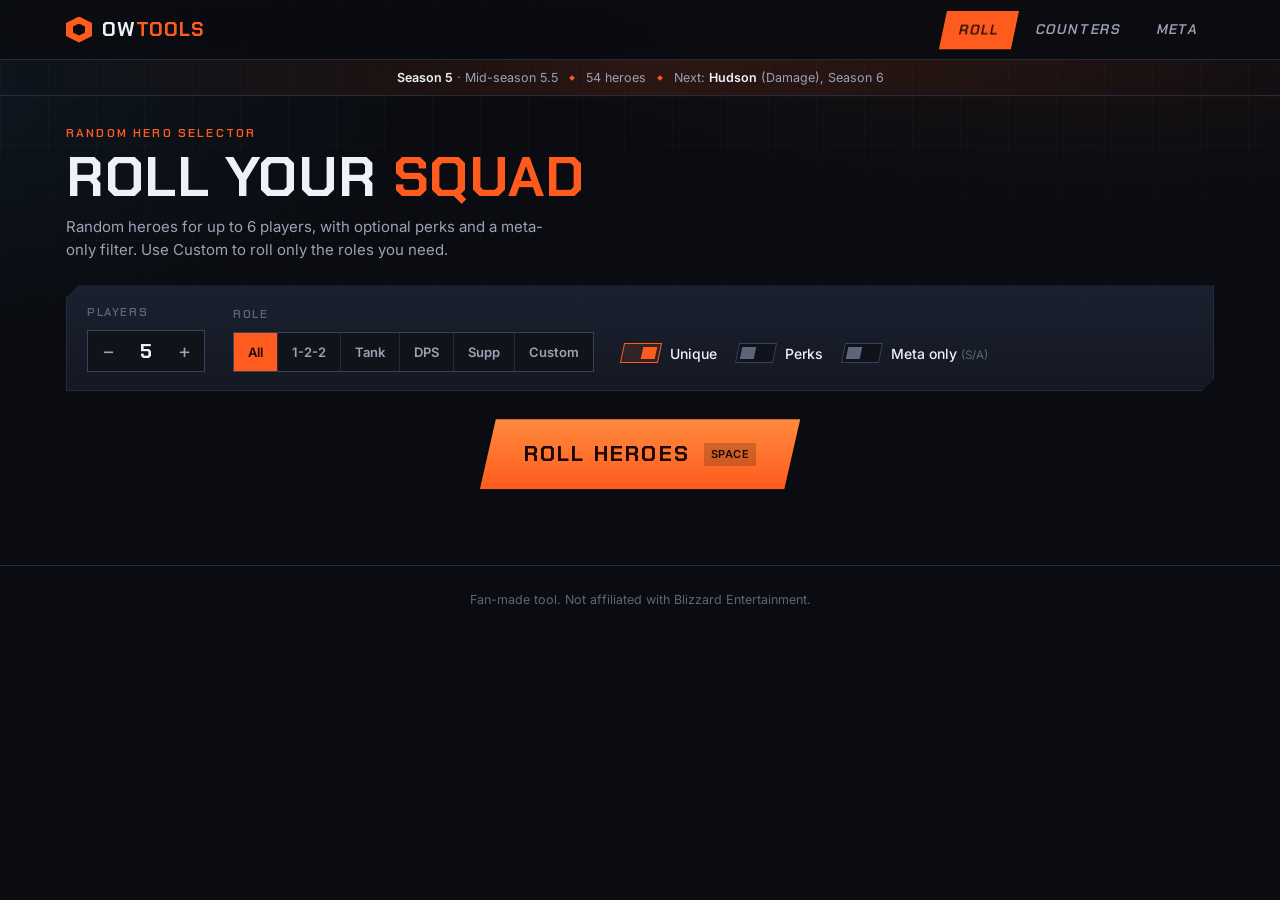
<file: index.html>
<!DOCTYPE html>
<html lang="en">
<head>
  <meta charset="UTF-8" />
  <meta name="viewport" content="width=device-width, initial-scale=1.0" />
  <meta name="theme-color" content="#0a0c11" />
  <title>OW Hero Tools</title>
  <meta name="description" content="Random hero roller, counter guide and current meta tier list for Overwatch." />
  <link rel="preconnect" href="https://fonts.googleapis.com" />
  <link rel="preconnect" href="https://fonts.gstatic.com" crossorigin />
  <link href="https://fonts.googleapis.com/css2?family=Chakra+Petch:wght@500;600;700&family=Inter:wght@400;500;600;700&display=swap" rel="stylesheet" />
  <link rel="stylesheet" href="style.css" />
</head>
<body>

  <header class="site-header">
    <div class="header-inner">
      <a href="#selector" class="logo" data-page="selector">
        <span class="logo-mark" aria-hidden="true"></span>
        <span class="logo-text">OW<b>TOOLS</b></span>
      </a>
      <nav class="main-nav" aria-label="Main navigation">
        <button class="nav-btn" data-page="selector">Roll</button>
        <button class="nav-btn" data-page="counters">Counters</button>
        <button class="nav-btn" data-page="meta">Meta</button>
      </nav>
    </div>
  </header>

  <div class="season-strip" id="season-strip" role="note"></div>

  <main id="main-content">

    <!-- ROLL -->
    <section id="page-selector" class="page" aria-labelledby="t-selector">
      <div class="page-head">
        <p class="eyebrow">Random hero selector</p>
        <h1 id="t-selector" class="page-title">Roll your <em>squad</em></h1>
        <p class="page-sub">Random heroes for up to 6 players, with optional perks and a meta-only filter. Use Custom to roll only the roles you need.</p>
      </div>

      <div class="panel controls">
        <div class="control" id="players-control">
          <span class="control-label" id="lbl-players">Players</span>
          <div class="stepper" role="group" aria-labelledby="lbl-players">
            <button class="stepper-btn" id="dec-players" aria-label="Fewer players">−</button>
            <output class="stepper-val" id="player-count" aria-live="polite">5</output>
            <button class="stepper-btn" id="inc-players" aria-label="More players">+</button>
          </div>
        </div>

        <div class="control">
          <span class="control-label" id="lbl-role">Role</span>
          <div class="seg" role="radiogroup" aria-labelledby="lbl-role" id="role-seg">
            <button role="radio" data-role="all" aria-checked="true">All</button>
            <button role="radio" data-role="5v5" aria-checked="false" title="1 Tank, 2 Damage, 2 Support">1-2-2</button>
            <button role="radio" data-role="Tank" aria-checked="false">Tank</button>
            <button role="radio" data-role="Damage" aria-checked="false">DPS</button>
            <button role="radio" data-role="Support" aria-checked="false">Supp</button>
            <button role="radio" data-role="custom" aria-checked="false" title="Choose how many of each role to roll">Custom</button>
          </div>
        </div>

        <div class="control custom-roles" id="custom-roles" hidden>
          <span class="control-label" id="lbl-custom">Slots to roll <span class="custom-total" id="custom-total"></span></span>
          <div class="role-steppers" role="group" aria-labelledby="lbl-custom">
            <div class="role-stepper role-tank" data-slot="Tank">
              <span class="rs-name">Tank</span>
              <div class="stepper">
                <button class="stepper-btn" data-step="-1" aria-label="Fewer Tank slots">−</button>
                <output class="stepper-val" aria-live="polite">1</output>
                <button class="stepper-btn" data-step="1" aria-label="More Tank slots">+</button>
              </div>
            </div>
            <div class="role-stepper role-damage" data-slot="Damage">
              <span class="rs-name">DPS</span>
              <div class="stepper">
                <button class="stepper-btn" data-step="-1" aria-label="Fewer DPS slots">−</button>
                <output class="stepper-val" aria-live="polite">2</output>
                <button class="stepper-btn" data-step="1" aria-label="More DPS slots">+</button>
              </div>
            </div>
            <div class="role-stepper role-support" data-slot="Support">
              <span class="rs-name">Support</span>
              <div class="stepper">
                <button class="stepper-btn" data-step="-1" aria-label="Fewer Support slots">−</button>
                <output class="stepper-val" aria-live="polite">2</output>
                <button class="stepper-btn" data-step="1" aria-label="More Support slots">+</button>
              </div>
            </div>
            <div class="role-stepper role-any" data-slot="all" title="Any role">
              <span class="rs-name">Any</span>
              <div class="stepper">
                <button class="stepper-btn" data-step="-1" aria-label="Fewer any-role slots">−</button>
                <output class="stepper-val" aria-live="polite">0</output>
                <button class="stepper-btn" data-step="1" aria-label="More any-role slots">+</button>
              </div>
            </div>
          </div>
        </div>

        <div class="control toggles">
          <label class="switch"><input type="checkbox" id="unique-toggle" checked /><span class="track"></span><span>Unique</span></label>
          <label class="switch"><input type="checkbox" id="perks-toggle" /><span class="track"></span><span>Perks</span></label>
          <label class="switch"><input type="checkbox" id="meta-toggle" /><span class="track"></span><span>Meta only <small>(S/A)</small></span></label>
        </div>
      </div>

      <div class="roll-wrap">
        <button class="roll-btn" id="roll-btn">
          <span>Roll heroes</span>
          <kbd aria-hidden="true">Space</kbd>
        </button>
      </div>

      <div class="results-grid" id="results-grid" aria-live="polite"></div>
    </section>

    <!-- COUNTERS -->
    <section id="page-counters" class="page" aria-labelledby="t-counters">
      <div class="page-head">
        <p class="eyebrow">Matchup guide</p>
        <h1 id="t-counters" class="page-title">Hero <em>counters</em></h1>
        <p class="page-sub">Pick a hero to see who they beat, who beats them, and how to play them.</p>
      </div>

      <div class="filter-bar">
        <div class="search">
          <label class="sr-only" for="hero-search">Search heroes</label>
          <input type="search" id="hero-search" placeholder="Search heroes…" autocomplete="off" />
        </div>
        <div class="seg" role="radiogroup" aria-label="Filter by role" id="counter-seg">
          <button role="radio" data-role="all" aria-checked="true">All</button>
          <button role="radio" data-role="Tank" aria-checked="false">Tank</button>
          <button role="radio" data-role="Damage" aria-checked="false">DPS</button>
          <button role="radio" data-role="Support" aria-checked="false">Supp</button>
        </div>
      </div>

      <div class="counters-layout">
        <ul class="hero-grid" id="counter-hero-grid" aria-label="Heroes"></ul>
        <aside id="counter-detail" class="detail" aria-live="polite">
          <p class="detail-empty">Select a hero to see their matchups.</p>
        </aside>
      </div>
    </section>

    <!-- META -->
    <section id="page-meta" class="page" aria-labelledby="t-meta">
      <div class="page-head">
        <p class="eyebrow" id="meta-eyebrow">Current meta</p>
        <h1 id="t-meta" class="page-title">Tier <em>list</em></h1>
        <p class="page-sub" id="meta-sub"></p>
      </div>
      <div class="meta-cols" id="meta-cols"></div>
      <p class="meta-note" id="meta-note"></p>
    </section>

  </main>

  <footer class="site-footer">
    <p>Fan-made tool. Not affiliated with Blizzard Entertainment.</p>
  </footer>

  <nav class="bottom-nav" aria-label="Mobile navigation">
    <button class="tab-btn" data-page="selector"><span class="tab-ico" aria-hidden="true">🎲</span>Roll</button>
    <button class="tab-btn" data-page="counters"><span class="tab-ico" aria-hidden="true">⚔️</span>Counters</button>
    <button class="tab-btn" data-page="meta"><span class="tab-ico" aria-hidden="true">📊</span>Meta</button>
  </nav>

  <script src="data.js"></script>
  <script src="app.js"></script>
</body>
</html>
</file>
<file: style.css>
/* ============================================================
   OW Hero Tools — style.css  v4
   Angular esports HUD: ink background, cut corners, hot-orange accent
   ============================================================ */

*, *::before, *::after { box-sizing: border-box; margin: 0; padding: 0; }

:root {
  --bg:        #0a0c11;
  --bg-2:      #10131a;
  --panel:     #141822;
  --panel-hi:  #1b2030;
  --line:      #252b3b;
  --line-hi:   #3a4257;

  --text:      #eef1f7;
  --text-2:    #9aa3b5;
  --text-3:    #5d6679;

  --accent:    #ff5b1f;
  --accent-2:  #ff8a3d;
  --accent-ink:#1a0a03;
  --accent-bg: rgba(255, 91, 31, .12);

  --tank:      #4cb4ff;
  --damage:    #ff4d5e;
  --support:   #3ddc97;

  --good:      #3ddc97;
  --bad:       #ff4d5e;

  --t-s: #ff5b1f;
  --t-a: #ffb020;
  --t-b: #e6d34a;
  --t-c: #7fc8a9;
  --t-d: #6b8bb8;
  --t-f: #66708a;

  --cut: 12px;
  --font-d: 'Chakra Petch', system-ui, sans-serif;
  --font:   'Inter', system-ui, -apple-system, sans-serif;
  --ease: cubic-bezier(.2, .9, .3, 1);
  --header-h: 60px;
  --tab-h: 64px;
}

html { color-scheme: dark; -webkit-tap-highlight-color: transparent; scroll-behavior: smooth; }

body {
  font-family: var(--font);
  font-size: 15px;
  line-height: 1.55;
  color: var(--text);
  background:
    radial-gradient(1200px 500px at 85% -10%, rgba(255, 91, 31, .10), transparent 60%),
    radial-gradient(900px 400px at -10% 10%, rgba(76, 180, 255, .07), transparent 60%),
    var(--bg);
  background-attachment: fixed;
  min-height: 100dvh;
  overflow-x: hidden;
}

/* Faint HUD grid */
body::before {
  content: "";
  position: fixed; inset: 0; z-index: -1; pointer-events: none;
  background-image:
    linear-gradient(rgba(255,255,255,.025) 1px, transparent 1px),
    linear-gradient(90deg, rgba(255,255,255,.025) 1px, transparent 1px);
  background-size: 48px 48px;
  mask-image: linear-gradient(to bottom, #000 0%, transparent 70%);
}

a { color: var(--accent-2); }
button { font: inherit; color: inherit; background: none; border: 0; cursor: pointer; }
:focus-visible { outline: 2px solid var(--accent); outline-offset: 2px; }
.sr-only { position: absolute; width: 1px; height: 1px; overflow: hidden; clip: rect(0 0 0 0); white-space: nowrap; }

.cut {
  clip-path: polygon(var(--cut) 0, 100% 0, 100% calc(100% - var(--cut)), calc(100% - var(--cut)) 100%, 0 100%, 0 var(--cut));
}

/* ─── Header ─── */
.site-header {
  position: sticky; top: 0; z-index: 20;
  height: var(--header-h);
  background: rgba(10, 12, 17, .82);
  backdrop-filter: blur(14px);
  border-bottom: 1px solid var(--line);
}
.header-inner {
  max-width: 1180px; height: 100%; margin: 0 auto; padding: 0 16px;
  display: flex; align-items: center; justify-content: space-between; gap: 16px;
}
.logo { display: flex; align-items: center; gap: 10px; text-decoration: none; color: var(--text); }
.logo-mark {
  width: 26px; height: 26px; background: var(--accent);
  clip-path: polygon(50% 0, 100% 25%, 100% 75%, 50% 100%, 0 75%, 0 25%);
  box-shadow: 0 0 18px rgba(255, 91, 31, .6);
  position: relative;
}
.logo-mark::after {
  content: ""; position: absolute; inset: 7px; background: var(--bg);
  clip-path: polygon(50% 0, 100% 25%, 100% 75%, 50% 100%, 0 75%, 0 25%);
}
.logo-text { font-family: var(--font-d); font-weight: 700; font-size: 20px; letter-spacing: .04em; }
.logo-text b { color: var(--accent); font-weight: 700; }

.main-nav { display: flex; gap: 4px; }
.nav-btn {
  font-family: var(--font-d); font-weight: 600; font-size: 14px; letter-spacing: .08em; text-transform: uppercase;
  padding: 8px 16px; color: var(--text-2);
  transform: skewX(-12deg); transition: color .15s, background .15s;
}
.nav-btn:hover { color: var(--text); background: var(--panel); }
.nav-btn[aria-current="page"] { color: var(--accent-ink); background: var(--accent); }

/* ─── Season strip ─── */
.season-strip {
  display: flex; flex-wrap: wrap; align-items: center; justify-content: center; gap: 6px 12px;
  padding: 8px 16px;
  font-size: 12.5px; color: var(--text-2);
  background: linear-gradient(90deg, transparent, var(--accent-bg), transparent);
  border-bottom: 1px solid var(--line);
}
.season-strip b { color: var(--text); font-weight: 600; }
.season-strip .dot { width: 4px; height: 4px; background: var(--accent); transform: rotate(45deg); }

/* ─── Layout ─── */
main { max-width: 1180px; margin: 0 auto; padding: 28px 16px 48px; }
.page { display: none; }
.page.active { display: block; animation: pageIn .35s var(--ease); }
@keyframes pageIn { from { opacity: 0; transform: translateY(8px); } }

.page-head { margin-bottom: 24px; }
.eyebrow {
  font-family: var(--font-d); font-size: 12px; font-weight: 600; letter-spacing: .18em; text-transform: uppercase;
  color: var(--accent); margin-bottom: 6px;
}
.page-title {
  font-family: var(--font-d); font-weight: 700; text-transform: uppercase;
  font-size: clamp(34px, 6vw, 56px); line-height: 1; letter-spacing: .01em;
}
.page-title em { font-style: normal; color: var(--accent); }
.page-sub { color: var(--text-2); margin-top: 10px; max-width: 56ch; }

.panel {
  background: linear-gradient(180deg, var(--panel-hi), var(--panel));
  border: 1px solid var(--line);
  clip-path: polygon(var(--cut) 0, 100% 0, 100% calc(100% - var(--cut)), calc(100% - var(--cut)) 100%, 0 100%, 0 var(--cut));
}

/* ─── Controls ─── */
.controls {
  display: flex; flex-wrap: wrap; align-items: flex-end; gap: 20px 28px;
  padding: 18px 20px;
}
.control { display: flex; flex-direction: column; gap: 8px; }
.control-label {
  font-family: var(--font-d); font-size: 11.5px; font-weight: 600; letter-spacing: .14em; text-transform: uppercase; color: var(--text-3);
}
.stepper { display: flex; align-items: center; border: 1px solid var(--line-hi); background: var(--bg-2); }
.stepper-btn { width: 40px; height: 40px; font-size: 20px; color: var(--text-2); transition: background .15s, color .15s; }
.stepper-btn:hover:not(:disabled) { background: var(--panel-hi); color: var(--accent); }
.stepper-btn:disabled { opacity: .3; cursor: not-allowed; }
.stepper-val { min-width: 36px; text-align: center; font-family: var(--font-d); font-weight: 700; font-size: 20px; }

.seg { display: flex; flex-wrap: wrap; border: 1px solid var(--line-hi); background: var(--bg-2); }
.seg button {
  padding: 9px 14px; font-size: 13px; font-weight: 600; color: var(--text-2);
  border-right: 1px solid var(--line); transition: background .15s, color .15s;
}
.seg button:last-child { border-right: 0; }
.seg button:hover { color: var(--text); background: var(--panel); }
.seg button[aria-checked="true"] { background: var(--accent); color: var(--accent-ink); }

[hidden] { display: none !important; }

/* Custom role slots */
.custom-total { color: var(--text-2); letter-spacing: .06em; }
.role-steppers { display: flex; flex-wrap: wrap; gap: 10px; }
.role-stepper {
  --rc: var(--text-2);
  display: flex; flex-direction: column; gap: 4px;
  padding-left: 8px; border-left: 3px solid var(--rc);
  transition: opacity .15s;
}
.role-stepper.is-zero { opacity: .55; }
.role-any { --rc: var(--accent); }
.rs-name { font-family: var(--font-d); font-size: 11px; font-weight: 700; letter-spacing: .12em; text-transform: uppercase; color: var(--rc); }
.role-stepper .stepper-btn { width: 34px; height: 36px; font-size: 18px; }
.role-stepper .stepper-val { min-width: 28px; font-size: 18px; }

.flex-tag {
  margin-left: 4px; padding: 1px 5px; font-size: 9.5px; letter-spacing: .1em;
  color: var(--accent-2); background: var(--accent-bg); vertical-align: 1px;
}

.toggles { flex-direction: row; flex-wrap: wrap; gap: 16px 20px; padding-bottom: 8px; }
.switch { display: inline-flex; align-items: center; gap: 10px; font-size: 14px; font-weight: 500; cursor: pointer; user-select: none; }
.switch small { color: var(--text-3); font-weight: 400; }
.switch input { position: absolute; opacity: 0; pointer-events: none; }
.switch .track {
  width: 38px; height: 20px; background: var(--bg-2); border: 1px solid var(--line-hi); position: relative;
  transform: skewX(-12deg); transition: background .2s, border-color .2s;
}
.switch .track::after {
  content: ""; position: absolute; top: 3px; left: 3px; width: 14px; height: 12px; background: var(--text-3);
  transition: transform .2s var(--ease), background .2s;
}
.switch input:checked + .track { background: var(--accent-bg); border-color: var(--accent); }
.switch input:checked + .track::after { transform: translateX(16px); background: var(--accent); }
.switch input:focus-visible + .track { outline: 2px solid var(--accent); outline-offset: 2px; }

/* ─── Roll ─── */
.roll-wrap { display: flex; justify-content: center; margin: 28px 0; }
.roll-btn {
  display: inline-flex; align-items: center; gap: 14px;
  padding: 18px 44px;
  font-family: var(--font-d); font-weight: 700; font-size: 22px; letter-spacing: .1em; text-transform: uppercase;
  color: var(--accent-ink); background: linear-gradient(180deg, var(--accent-2), var(--accent));
  clip-path: polygon(16px 0, 100% 0, calc(100% - 16px) 100%, 0 100%);
  box-shadow: 0 10px 40px rgba(255, 91, 31, .35);
  transition: transform .15s var(--ease), filter .15s;
}
.roll-btn:hover { filter: brightness(1.08); transform: translateY(-2px); }
.roll-btn:active { transform: translateY(1px); }
.roll-btn kbd {
  font-family: var(--font); font-size: 11px; font-weight: 600; letter-spacing: .04em;
  padding: 3px 7px; background: rgba(0,0,0,.18); color: var(--accent-ink);
}
.roll-btn.rolling { animation: kick .45s var(--ease); }
@keyframes kick { 30% { transform: scale(.95) rotate(-1deg); } 60% { transform: scale(1.04) rotate(.6deg); } }

.results-grid {
  display: grid; gap: 14px;
  grid-template-columns: repeat(auto-fill, minmax(176px, 1fr));
}
.result-card {
  --rc: var(--accent);
  position: relative;
  display: flex; flex-direction: column; align-items: center; text-align: center; gap: 6px;
  padding: 16px 14px 14px;
  background: linear-gradient(180deg, color-mix(in srgb, var(--rc) 14%, var(--panel-hi)), var(--panel) 60%);
  border: 1px solid var(--line);
  border-top: 3px solid var(--rc);
  clip-path: polygon(0 0, 100% 0, 100% calc(100% - var(--cut)), calc(100% - var(--cut)) 100%, 0 100%);
  animation: cardIn .45s var(--ease) both;
  animation-delay: calc(var(--i) * 70ms);
}
@keyframes cardIn { from { opacity: 0; transform: translateY(14px) scale(.96); } }
.rc-head { width: 100%; display: flex; justify-content: space-between; align-items: center; }
.rc-player { font-family: var(--font-d); font-weight: 700; font-size: 13px; color: var(--text-3); letter-spacing: .1em; }
.rc-icon { font-size: 46px; line-height: 1.2; margin: 4px 0; filter: drop-shadow(0 6px 14px rgba(0,0,0,.5)); }
.rc-name { font-family: var(--font-d); font-weight: 700; font-size: 21px; text-transform: uppercase; line-height: 1.1; }
.rc-link { margin-top: auto; padding-top: 8px; font-size: 12.5px; font-weight: 600; color: var(--text-3); transition: color .15s; }
.rc-link:hover { color: var(--accent); }

.role-label {
  font-family: var(--font-d); font-size: 11px; font-weight: 700; letter-spacing: .14em; text-transform: uppercase;
  color: var(--rc, var(--text-2));
}
.role-tank    { --rc: var(--tank); }
.role-damage  { --rc: var(--damage); }
.role-support { --rc: var(--support); }

.perks { width: 100%; display: flex; flex-direction: column; gap: 6px; margin-top: 8px; text-align: left; }
.perk { display: flex; gap: 8px; align-items: flex-start; font-size: 12.5px; line-height: 1.4; color: var(--text-2); padding: 7px 8px; background: rgba(0,0,0,.22); }
.perk-tag {
  flex-shrink: 0; font-family: var(--font-d); font-size: 10px; font-weight: 700; letter-spacing: .1em; text-transform: uppercase;
  padding: 2px 6px;
}
.perk-tag.minor { background: rgba(76,180,255,.14); color: var(--tank); }
.perk-tag.major { background: var(--accent-bg); color: var(--accent-2); }

.error-msg { grid-column: 1 / -1; text-align: center; color: var(--text-2); padding: 12px; list-style: none; }

/* ─── Ratings ─── */
.ratings { display: grid; gap: 8px; margin-bottom: 16px; padding: 12px 14px; background: rgba(0,0,0,.22); }
.rating { display: flex; align-items: center; justify-content: space-between; gap: 10px; }
.rating-label { font-size: 13px; font-weight: 500; color: var(--text-2); }

.level {
  --lc: var(--text-3);
  min-width: 68px; padding: 3px 8px; text-align: center;
  font-family: var(--font-d); font-size: 12px; font-weight: 700; letter-spacing: .08em; text-transform: uppercase;
  color: var(--lc); background: color-mix(in srgb, var(--lc) 15%, transparent);
  border: 1px solid color-mix(in srgb, var(--lc) 50%, transparent);
  transform: skewX(-10deg);
}
.level-easy   { --lc: #3ddc97; }
.level-medium { --lc: #e6d34a; }
.level-hard   { --lc: #ff8a3d; }
.level-expert { --lc: #ff4d5e; }

.ratings.compact { width: 100%; margin: 6px 0 0; padding: 8px 10px; gap: 5px; }
.ratings.compact .rating-label { font-size: 11px; text-transform: uppercase; letter-spacing: .08em; }
.ratings.compact .level { min-width: 58px; font-size: 10.5px; padding: 2px 6px; }

/* ─── Tier chips ─── */
.tier {
  --tc: var(--t-f);
  display: inline-grid; place-items: center;
  min-width: 22px; height: 20px; padding: 0 5px;
  font-family: var(--font-d); font-weight: 700; font-size: 12px; line-height: 1;
  color: var(--tc); background: color-mix(in srgb, var(--tc) 16%, transparent);
  border: 1px solid color-mix(in srgb, var(--tc) 55%, transparent);
}
.tier-s { --tc: var(--t-s); } .tier-a { --tc: var(--t-a); } .tier-b { --tc: var(--t-b); }
.tier-c { --tc: var(--t-c); } .tier-d { --tc: var(--t-d); } .tier-f { --tc: var(--t-f); }
.tier-lg { min-width: 40px; height: 40px; font-size: 20px; color: var(--accent-ink); background: var(--tc); border: 0; }

/* ─── Counters ─── */
.filter-bar { display: flex; flex-wrap: wrap; gap: 12px; margin-bottom: 18px; }
.search { flex: 1 1 240px; }
.search input {
  width: 100%; height: 42px; padding: 0 14px;
  font: inherit; color: var(--text); background: var(--bg-2);
  border: 1px solid var(--line-hi); outline: none; transition: border-color .15s;
}
.search input:focus { border-color: var(--accent); }
.search input::placeholder { color: var(--text-3); }

.counters-layout { display: grid; gap: 18px; }
@media (min-width: 900px) {
  .counters-layout { grid-template-columns: minmax(0, 1fr) 400px; align-items: start; }
  .detail { position: sticky; top: calc(var(--header-h) + 16px); max-height: calc(100dvh - var(--header-h) - 32px); overflow-y: auto; }
}

.hero-grid { list-style: none; display: grid; gap: 8px; grid-template-columns: repeat(auto-fill, minmax(150px, 1fr)); }
.hero-tile {
  --rc: var(--text-3);
  width: 100%; display: flex; align-items: center; gap: 10px;
  padding: 10px 10px 10px 12px; text-align: left;
  background: var(--panel); border: 1px solid var(--line); border-left: 3px solid var(--rc);
  transition: background .15s, border-color .15s, transform .15s var(--ease);
}
.hero-tile:hover { background: var(--panel-hi); transform: translateY(-1px); }
.hero-tile[aria-pressed="true"] { background: color-mix(in srgb, var(--rc) 16%, var(--panel-hi)); border-color: var(--rc); }
.ht-icon { font-size: 20px; }
.ht-name { flex: 1; font-weight: 600; font-size: 14px; line-height: 1.2; }

.detail {
  background: linear-gradient(180deg, var(--panel-hi), var(--panel));
  border: 1px solid var(--line);
  padding: 20px;
  scroll-margin-top: calc(var(--header-h) + 12px);
}
.detail-empty { color: var(--text-3); text-align: center; padding: 40px 0; }
.d-head { display: flex; gap: 14px; align-items: center; padding-bottom: 16px; margin-bottom: 16px; border-bottom: 1px solid var(--line); }
.d-icon {
  font-size: 34px; width: 60px; height: 60px; display: grid; place-items: center; flex-shrink: 0;
  background: color-mix(in srgb, var(--rc) 18%, transparent); border: 1px solid var(--rc);
}
.d-name { font-family: var(--font-d); font-weight: 700; font-size: 28px; text-transform: uppercase; line-height: 1; }
.d-meta { display: flex; align-items: center; gap: 10px; margin-top: 8px; }
.d-wr { font-size: 12.5px; color: var(--text-2); }

.d-cols { display: grid; grid-template-columns: 1fr 1fr; gap: 14px; }
.d-h { font-family: var(--font-d); font-size: 12px; font-weight: 700; letter-spacing: .12em; text-transform: uppercase; margin-bottom: 8px; }
.d-h.good { color: var(--good); } .d-h.bad { color: var(--bad); }
.ci-list { list-style: none; display: flex; flex-direction: column; gap: 6px; }
.ci {
  width: 100%; display: flex; align-items: center; gap: 8px; padding: 8px 10px; text-align: left; font-size: 13.5px; font-weight: 500;
  background: rgba(0,0,0,.2); border-left: 2px solid; transition: background .15s;
}
.ci span:nth-child(2) { flex: 1; }
.ci.good { border-color: var(--good); } .ci.bad { border-color: var(--bad); }
.ci:hover { background: var(--panel-hi); }

.tip { margin-top: 16px; padding: 14px; background: var(--accent-bg); border-left: 3px solid var(--accent); }
.tip strong { display: block; font-family: var(--font-d); font-size: 12px; letter-spacing: .12em; text-transform: uppercase; color: var(--accent-2); margin-bottom: 4px; }
.tip p { font-size: 14px; color: var(--text); line-height: 1.6; }

.d-perks { display: grid; gap: 12px; margin-top: 16px; }
.d-perks ul { list-style: none; margin-top: 6px; display: flex; flex-direction: column; gap: 4px; }
.d-perks li { font-size: 13px; color: var(--text-2); padding-left: 12px; position: relative; }
.d-perks li::before { content: ""; position: absolute; left: 0; top: .6em; width: 5px; height: 5px; background: var(--text-3); transform: rotate(45deg); }

/* ─── Meta ─── */
.meta-cols { display: grid; gap: 16px; }
@media (min-width: 900px) { .meta-cols { grid-template-columns: repeat(3, minmax(0, 1fr)); } }
.meta-col { padding: 16px; border-top: 3px solid var(--rc); }
.meta-role { font-family: var(--font-d); font-weight: 700; font-size: 22px; text-transform: uppercase; color: var(--rc); margin-bottom: 12px; }
.tier-row { display: flex; gap: 10px; padding: 10px 0; border-top: 1px solid var(--line); }
.tier-row:first-of-type { border-top: 0; }
.tier-heroes { list-style: none; flex: 1; display: flex; flex-direction: column; gap: 4px; }
.th {
  width: 100%; display: flex; align-items: center; gap: 8px; padding: 6px 8px; text-align: left; font-size: 14px;
  background: rgba(0,0,0,.18); transition: background .15s;
}
.th:hover { background: var(--panel-hi); }
.th-name { flex: 1; font-weight: 500; }
.th-wr { font-variant-numeric: tabular-nums; font-size: 12.5px; color: var(--text-2); }
.meta-note { margin-top: 18px; font-size: 13px; color: var(--text-3); max-width: 80ch; }

/* ─── Footer ─── */
.site-footer { text-align: center; padding: 24px 16px 32px; font-size: 12.5px; color: var(--text-3); border-top: 1px solid var(--line); }

/* ─── Mobile ─── */
.bottom-nav { display: none; }
@media (max-width: 640px) {
  body { font-size: 14px; }
  .main-nav { display: none; }
  main { padding: 20px 16px calc(var(--tab-h) + 24px); }
  .site-footer { padding-bottom: calc(var(--tab-h) + 24px); }
  .controls { padding: 16px; gap: 16px; }
  .control { width: 100%; }
  .seg { width: 100%; }
  .seg button { flex: 1; padding: 9px 6px; }
  .role-steppers { display: grid; grid-template-columns: repeat(2, minmax(0, 1fr)); }
  .role-stepper .stepper { align-self: flex-start; }
  .results-grid { grid-template-columns: repeat(2, minmax(0, 1fr)); gap: 10px; }
  .rc-icon { font-size: 38px; }
  .rc-name { font-size: 18px; }
  .hero-grid { grid-template-columns: repeat(2, minmax(0, 1fr)); }
  .d-cols { grid-template-columns: 1fr; }

  .bottom-nav {
    display: grid; grid-template-columns: repeat(3, 1fr);
    position: fixed; left: 0; right: 0; bottom: 0; z-index: 30;
    height: calc(var(--tab-h) + env(safe-area-inset-bottom));
    padding-bottom: env(safe-area-inset-bottom);
    background: rgba(10, 12, 17, .94); backdrop-filter: blur(14px);
    border-top: 1px solid var(--line);
  }
  .tab-btn {
    display: flex; flex-direction: column; align-items: center; justify-content: center; gap: 2px;
    font-family: var(--font-d); font-size: 11px; font-weight: 600; letter-spacing: .1em; text-transform: uppercase; color: var(--text-3);
    position: relative;
  }
  .tab-ico { font-size: 20px; filter: grayscale(1) opacity(.6); }
  .tab-btn[aria-current="page"] { color: var(--accent); }
  .tab-btn[aria-current="page"] .tab-ico { filter: none; }
  .tab-btn[aria-current="page"]::before { content: ""; position: absolute; top: 0; left: 30%; right: 30%; height: 3px; background: var(--accent); }
}

@media (prefers-reduced-motion: reduce) {
  *, *::before, *::after { animation: none !important; transition: none !important; scroll-behavior: auto !important; }
}
</file>
